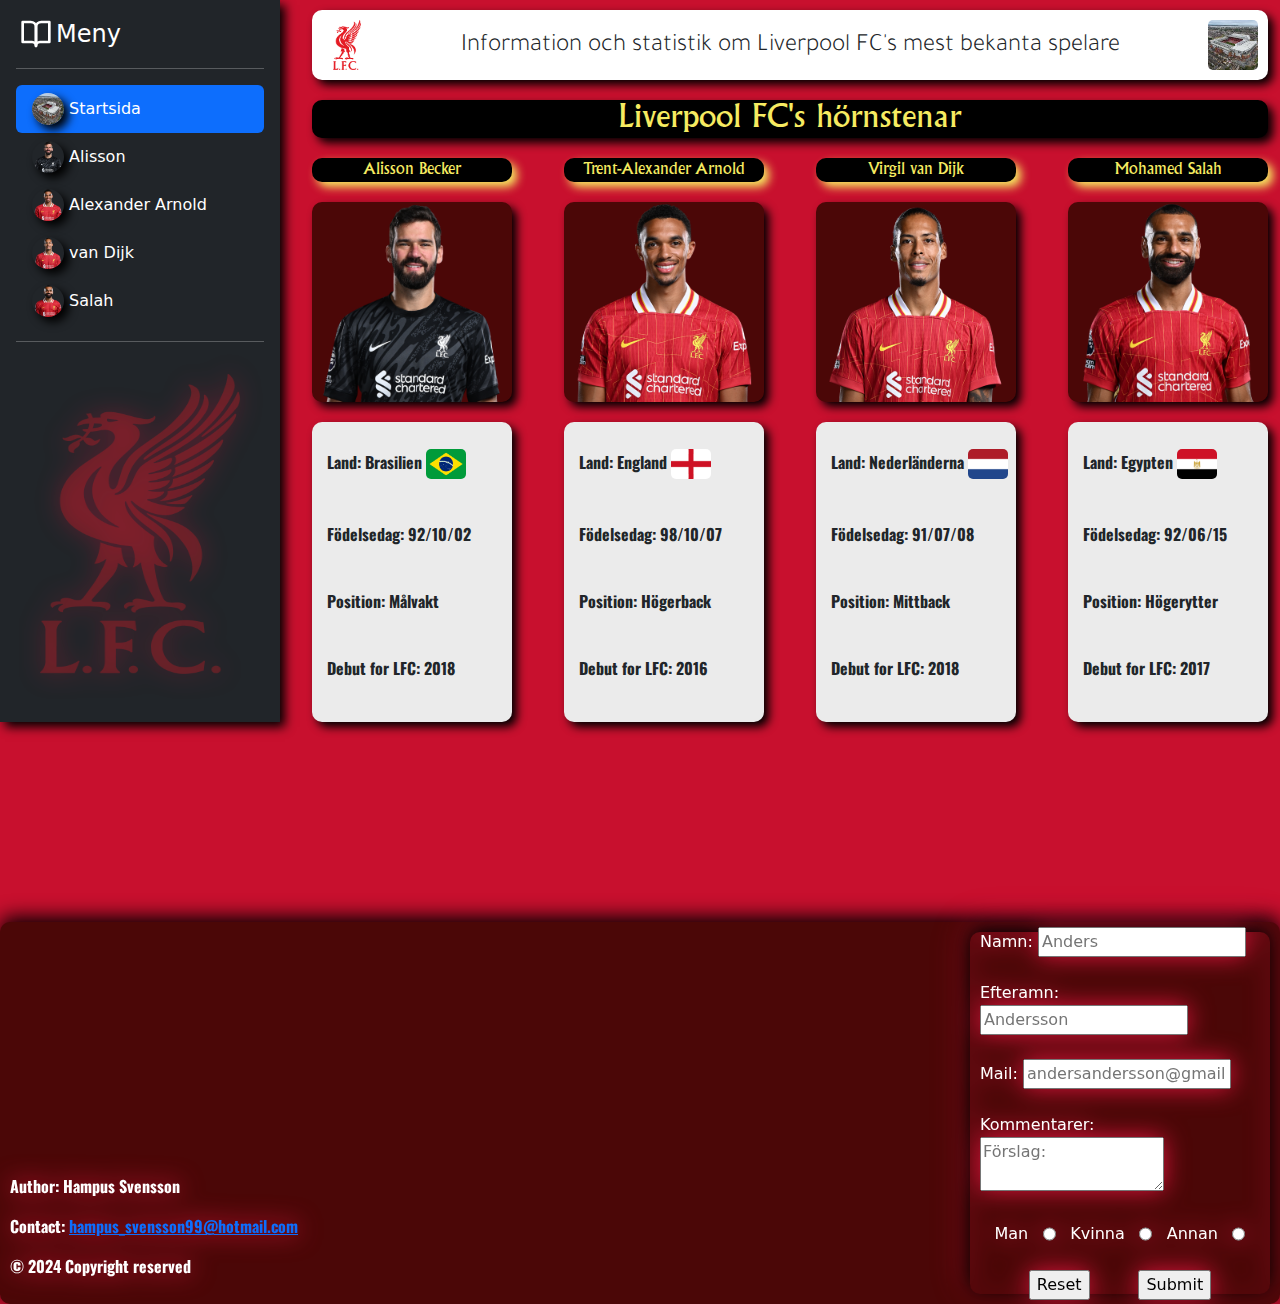
<file: index.html>
<!DOCTYPE html>
<html lang="en">
<head>
    <meta charset="UTF-8">
    <meta name="viewport" content="width=device-width, initial-scale=1.0">
    <title>Startsida</title>

    <!-- I head finns all metadata som behövs, men även en font, och en icon. -->

    <link rel="preconnect" href="https://fonts.googleapis.com">
    <link rel="preconnect" href="https://fonts.gstatic.com" crossorigin>
    <link rel="icon" type="image/png" href="images/lfc.png">
    <link href="https://fonts.googleapis.com/css2?family=Oswald:wght@200..700&display=swap" rel="stylesheet">
    <link href="https://cdn.jsdelivr.net/npm/bootstrap@5.3.3/dist/css/bootstrap.min.css" rel="stylesheet" integrity="sha384-QWTKZyjpPEjISv5WaRU9OFeRpok6YctnYmDr5pNlyT2bRjXh0JMhjY6hW+ALEwIH" crossorigin="anonymous">
    <link rel="stylesheet" href="style.css">
</head>

<!--Hela sidan täcker bakgrunden där en röd bakgrundsfärg har tillagts-->

<body class="helasidan">  
    <main>

        <!--En sidebar tagen från bootstrap. Har själv omkonfiguerat lite. En hover-effekt på menyn
            samt att man ser vilken sida man är på då namnet och sektionen är highlightad. Hover-effekten fungerar
            genom att list-elementet har en hover-effekt. Att visa var sökaren befinner sig gjordes genom att
            flytta bootstraps class "nav-link active" beroende på vilken sida besökaren finner sig på-->

        <!-- I sidebaren finns det även flertalet bilder som gjorts mindre och rundats av med hjälp av
            border-radius 50%. -->

        <div class="Sidebar text-bg-dark">
            <div class="d-flex flex-column flex-shrink-0 p-3" style="width: 280px;">
                <a href="index.html" class="d-flex align-items-center mb-3 mb-md-0 me-md-auto text-white text-decoration-none">
                    <svg xmlns="http://www.w3.org/2000/svg" width="40" height="32" viewBox="0 0 24 24" fill="none" stroke="currentColor" stroke-width="2" stroke-linecap="round" stroke-linejoin="round" class="feather feather-book-open"><path d="M2 3h6a4 4 0 0 1 4 4v14a3 3 0 0 0-3-3H2z"></path><path d="M22 3h-6a4 4 0 0 0-4 4v14a3 3 0 0 1 3-3h7z"></path></svg>
                    <span class="fs-4">Meny</span>
                </a>
                <hr>
                    <ul class="nav nav-pills flex-column mb-auto">
                        <li class="nav-item">
                            <a href="index.html" class="nav-link active" aria-current="page">
                            <img src="./images/anfield.jpg" alt="Liten bild på anfield" width="32" height="32">
                            Startsida
                            </a>
                        </li>
                        <li>
                            <a href="Alissonplaceholder.html" class="nav-link text-white">
                            <img src="./images/Alisson.png" alt="Liten bild på Alisson Becker" width="32" height="32">
                            Alisson
                            </a>
                        </li>
                        <li>
                            <a href="Trentplaceholder.html" class="nav-link text-white">
                            <img src="./images/Trent.png" alt="Liten bild på Trent Alexander Arnold" width="32" height="32">
                            Alexander Arnold
                            </a>
                        </li>
                        <li>
                            <a href="vanDijkplaceholder.html" class="nav-link text-white">
                            <img src="./images/Virgil.png" alt="Liten bild på Virgil van Dijk" width="32" height="32"><use xlink:href="#grid">
                            van Dijk
                            </a>
                        </li>
                        <li>
                            <a href="Salahplaceholder.html" class="nav-link text-white">
                            <img src="./images/Salah.png" alt="Liten bild på Mohamed Salah" width="32" height="32">
                            Salah
                            </a>
                        </li>              
                    </ul>
                    <hr>
            </div>

            <!-- Bilden syns i sidebaren och färgen har ett filter som gör att den blir mindre visuell och
                 mer subtle, dock gör drop-shadow att den får en glänsande bakgrund.  -->

            <img src="./images/Liverpool_FC_logo.png" class="LFC-logo-sidebar" alt="Större bild på liverpool logo">

        </div>

    <!-- Content container som har width 100% för att förhålla sig till viewportens storlek -->

    <div class="content container">

        <!-- Header med en navbar inuti, 2 länkar till diverse sidor när man klickar på bilderna högst upp
             har en hover-effekt där bakgrunden blir röd för att visa användaren att det går att klicka vidare
        -->

        <header class="">
            <nav class="navigation">
                <a href="https://www.liverpoolfc.com/" target="_blank"><img src="./images/lfc.png" id="miniLFCHeader" alt="Bild på Liverpools Logo"></a>
                <h1>Information och statistik om Liverpool FC's mest bekanta spelare</h1>
                <a href="https://www.google.co.uk/maps/place/Anfield+Rd,+Anfield,+Liverpool,+Storbritannien/@53.4312768,-2.9632196,927m/data=!3m1!1e3!4m6!3m5!1s0x487b216546ebb855:0x3a4a7db38db79bb0!8m2!3d53.4318521!4d-2.9609022!16s%2Fg%2F1tfd6hyv?entry=ttu&g_ep=EgoyMDI0MTAwNS4yIKXMDSoASAFQAw%3D%3D" target="_blank"><img src="./images/anfield.jpg" id="anfieldHeader" alt="Bild på Anfield"></a>                  
            </nav>
            <div class="underRubrik">
                <h2>Liverpool FC's hörnstenar</h2>
            </div>
        </header>
       
    <!-- namnDisplay innefattar namn, bakgrund till namn, bildbakgrund, bild, bakgrund till information samt 
         p-taggar med information. Individuella divs för vardera spelare för att det ska appliceras korrekt 
         för mobil-användare. -->

    <div>
        <div class="namnDisplay">
            <div>
                <div class="AB1">Alisson Becker</div>
                    <a href="Alissonplaceholder.html" class="Alisson"><img src="./images/Alisson.png" id="AlissonMain" alt="Bild på Alisson Becker"></a>
                <div class="AlissonInformation">
                    <p>
                        Land: Brasilien <img src="./images/Brasilien.png" alt="Bild på Brasiliens flagga">
                    </p>
                    <p>
                        Födelsedag: 92/10/02
                    </p>
                    <p>
                        Position: Målvakt
                    </p>
                    <p>
                        Debut for LFC: 2018
                    </p>
                </div>
            </div>

            <div>
                <div class="TAA66">Trent-Alexander Arnold</div>
                    <a href="Trentplaceholder.html" class="Trent"><img src="./images/Trent.png" id="TrentMain" alt="Bild på Trent-Alexander Arnold"></a>
                <div class="TrentInformation">
                    <p>
                        Land: England <img src="./images/England.png" alt="Bild på Englands flagga">
                    </p>
                    <p>
                        Födelsedag: 98/10/07
                    </p>
                    <p>
                        Position: Högerback
                    </p>
                    <p>
                        Debut for LFC: 2016
                    </p>
                </div>
            </div>

                <div>
                    <div class="VVD4">Virgil van Dijk</div>
                        <a href="vanDijkplaceholder.html" class="Virgil"><img src="./images/Virgil.png" id="VirgilMain" alt="Bild på Virgil van Dijk"></a>
                    <div class="VirgilInformation">
                        <p>
                            Land: Nederländerna <img src="./images/Nederlanderna.png" alt="Bild på Nederländernas flagga">
                        </p>
                        <p>
                            Födelsedag: 91/07/08
                        </p>
                        <p>
                            Position: Mittback
                        </p>
                        <p>
                            Debut for LFC: 2018
                        </p>
                     </div>
                </div>
               
                <div>
                    <div class="MS11">Mohamed Salah</div>
                        <a href="Salahplaceholder.html" class="Mohamed"><img src="./images/Salah.png" id="SalahMain" alt="Bild på Mohamed Salah"></a>
                    <div class="MohamedInformation">
                        <p>
                            Land: Egypten <img src="./images/Egypten.png" alt="Bild på Egyptens flagga">
                        </p>
                        <p>
                            Födelsedag: 92/06/15
                        </p>
                        <p>
                            Position: Högerytter
                        </p>
                        <p>
                            Debut for LFC: 2017
                        </p>
                    </div>
                </div>  
        </div>
    </div>

</main>

<!-- Footer som hamnar under main då det är det sista elementet på sidan. Här finns footer-text som innehåller
     information om skaparen av sidan i en div, och i nästa div finns ett form där användare kan höra av sig
     och ge förslag eller ställa frågor. -->

<footer class="footerMain">
    <div class="footer-text">
        <p>Author: Hampus Svensson</p>
        <p>Contact: <a href="mailto:hampus_svensson99@hotmail.com">hampus_svensson99@hotmail.com</a></p>
        <p>&copy; 2024 Copyright reserved</p>
    </div>
        <div class="formMain">
            <form action="mailto:hampus_svensson99@hotmail.com" method="POST">
   
                <label for="fname">Namn:</label>
                <input type="text" id="fname" placeholder="Anders" required>
                <br><br>

                <label for="lname">Efteramn:</label>
                <input type="text" id="lname" placeholder="Andersson" required>
                <br><br>

                <label for="mailadress">Mail:</label>
                <input type="email" id="mailadress" placeholder="andersandersson@gmail.com" required>
                <br><br>

                <label for="comments">Kommentarer:</label>
                <textarea id="comments" placeholder="Förslag:"></textarea>
                <br><br>

                <div class="konsVal-form">
                    <label for="Man">Man</label>
                    <input type="radio" id="Man" name="titel">
                    <label for="Kvinna">Kvinna</label>
                    <input type="radio" id="Kvinna" name="titel">
                    <label for="Annan">Annan</label>
                    <input type="radio" id="Annan" name="titel">
                </div>
                <br>
                <div class="knappar">
                    <input type="reset" id="reset">
                    <input type="submit">
                </div>

            </form>
        </div>
</footer>


</body>
</html>
</file>
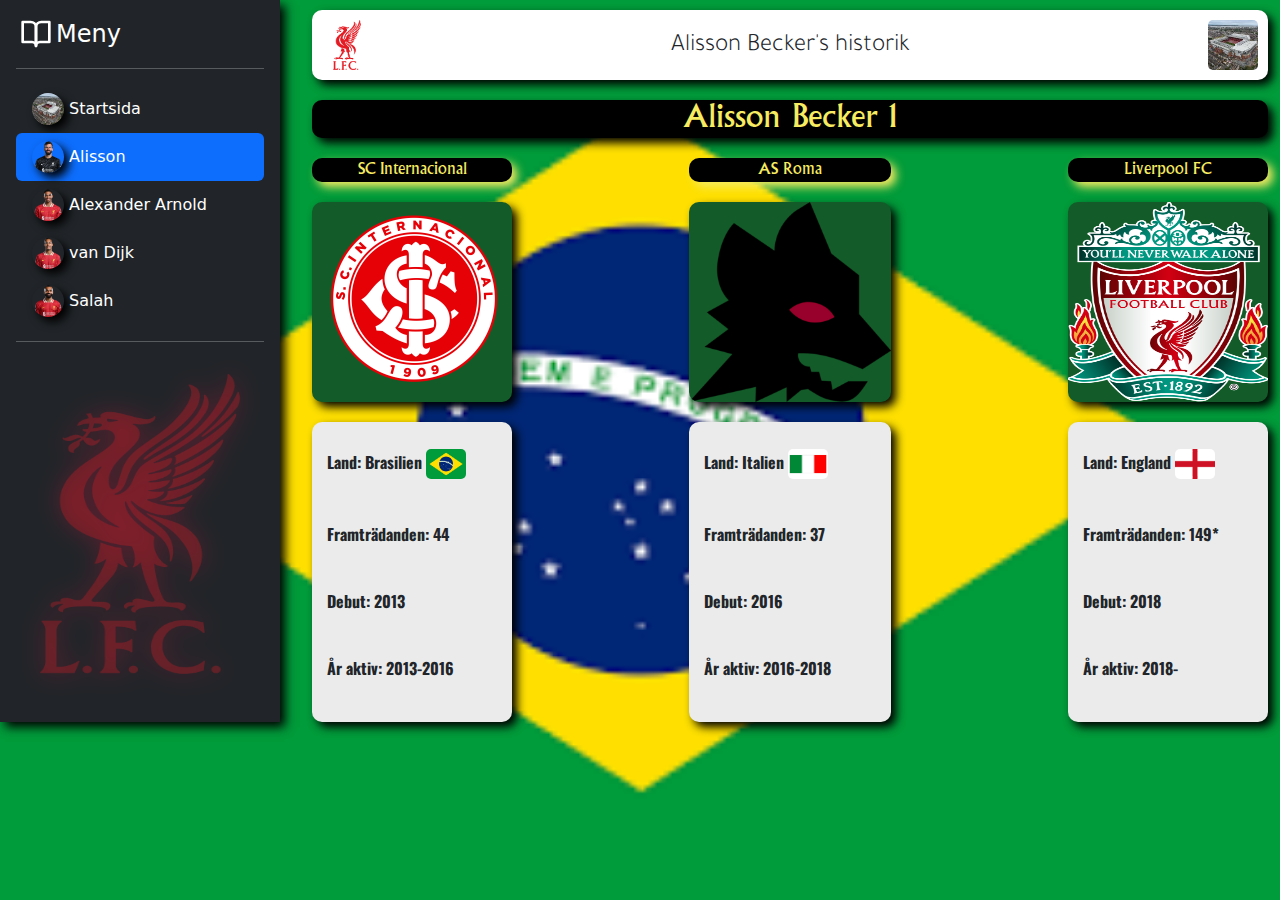
<file: Alissonplaceholder.html>
<!DOCTYPE html>
<html lang="en">
<head>
    <meta charset="UTF-8">
    <meta name="viewport" content="width=device-width, initial-scale=1.0">
    <title>Alisson Becker</title>
    <title>Examination</title>
    <link rel="preconnect" href="https://fonts.googleapis.com">
    <link rel="preconnect" href="https://fonts.gstatic.com" crossorigin>
    <link rel="icon" type="image/png" href="images/Alisson.png">
    <link href="https://fonts.googleapis.com/css2?family=Oswald:wght@200..700&display=swap" rel="stylesheet">
    <link href="https://cdn.jsdelivr.net/npm/bootstrap@5.3.3/dist/css/bootstrap.min.css" rel="stylesheet" integrity="sha384-QWTKZyjpPEjISv5WaRU9OFeRpok6YctnYmDr5pNlyT2bRjXh0JMhjY6hW+ALEwIH" crossorigin="anonymous">
    <link rel="stylesheet" href="Alissonplaceholder.css">
</head>

<body class="helasidan">

    <main>

        <div class="Sidebar text-bg-dark">
            <div class="d-flex flex-column flex-shrink-0 p-3" style="width: 280px;">
                <a href="index.html" class="d-flex align-items-center mb-3 mb-md-0 me-md-auto text-white text-decoration-none">
                    <svg xmlns="http://www.w3.org/2000/svg" width="40" height="32" viewBox="0 0 24 24" fill="none" stroke="currentColor" stroke-width="2" stroke-linecap="round" stroke-linejoin="round" class="feather feather-book-open"><path d="M2 3h6a4 4 0 0 1 4 4v14a3 3 0 0 0-3-3H2z"></path><path d="M22 3h-6a4 4 0 0 0-4 4v14a3 3 0 0 1 3-3h7z"></path></svg>
                    <span class="fs-4">Meny</span>
                </a>
                <hr>
                    <ul class="nav nav-pills flex-column mb-auto">
                        <li class="nav-item">
                            <a href="index.html" class="nav-link text-white">
                            <img src="./images/anfield.jpg" width="32" height="32">
                            Startsida
                            </a>
                        </li>
                        <li>
                            <a href="Alissonplaceholder.html" class="nav-link active" aria-current="page">
                            <img src="./images/Alisson.png" alt="Liten bild på Alisson Becker" width="32" height="32">
                            Alisson
                            </a>
                        </li>
                        <li>
                            <a href="Trentplaceholder.html" class="nav-link text-white">
                            <img src="./images/Trent.png" alt="Liten bild på Trent Alexander Arnold" width="32" height="32">
                            Alexander Arnold
                            </a>
                        </li>
                        <li>
                            <a href="vanDijkplaceholder.html" class="nav-link text-white">
                            <img src="./images/Virgil.png" alt="Liten bild på Virgil van Dijk" width="32" height="32"><use xlink:href="#grid">
                            van Dijk
                            </a>
                        </li>
                        <li>
                            <a href="Salahplaceholder.html" class="nav-link text-white">
                            <img src="./images/Salah.png" alt="Liten bild på Mohamed Salah" width="32" height="32">
                            Salah
                            </a>
                        </li>              
                    </ul>
                    <hr>
            </div>
   
            <img src="./images/Liverpool_FC_logo.png" class="LFC-logo-sidebar" alt="Större bild på liverpool logo">
   
        </div>

        <div class="content container">
            <header class="">
                <nav class="navigation">
                    <a href="https://www.liverpoolfc.com/" target="_blank"><img src="./images/lfc.png" id="miniLFCHeader" alt="Bild på Liverpools Logo"></a>
                    <h1>Alisson Becker's historik</h1>
                    <a href="https://www.google.co.uk/maps/place/Anfield+Rd,+Anfield,+Liverpool,+Storbritannien/@53.4312768,-2.9632196,927m/data=!3m1!1e3!4m6!3m5!1s0x487b216546ebb855:0x3a4a7db38db79bb0!8m2!3d53.4318521!4d-2.9609022!16s%2Fg%2F1tfd6hyv?entry=ttu&g_ep=EgoyMDI0MTAwNS4yIKXMDSoASAFQAw%3D%3D" target="_blank"><img src="./images/anfield.jpg" id="anfieldHeader" alt="Bild på Anfield"></a>                   
                </nav>
                <div class="Alisson-titel-namn">
                    <h2>Alisson Becker 1</h2>
                </div>
            </header>
        <div>

            <div>
                <div class="klubb-information">
                    <div>
                        <div class="Internacional-titel">SC Internacional</div>
                            <a href="https://internacional.com.br/" target="_blank"><img src="./images/SC-International.png" id="SC-International-Main" alt="Bild på SC International Logo"></a>
                        <div class="Internacional-information">
                            <p>
                                Land: Brasilien <img src="./images/Brasilien.png" alt="Bild på Brasiliens flagga">
                            </p>
                            <p>
                                Framträdanden: 44
                            </p>
                            <p>
                                Debut: 2013
                            </p>
                            <p>
                                År aktiv: 2013-2016
                            </p>
                        </div>
                    </div>
       
                        <div>
                            <div class="AS-Roma-titel">AS Roma</div>
                                <a href="https://www.asroma.com/en" target="_blank"><img src="./images/AS-Roma-NyLogo.png" id="AS-Roma-Main" alt="Bild på AS Roma Logo"></a>
                            <div class="AS-Roma-information">
                                <p>
                                    Land: Italien <img src="./images/Italien.png" alt="Bild på Italiens flagga">
                                </p>
                                <p>
                                    Framträdanden: 37
                                </p>
                                <p>
                                    Debut: 2016
                                </p>
                                <p>
                                    År aktiv: 2016-2018
                                </p>
                            </div>
                        </div>
       
                        <div>
                            <div class="Liverpool-titel">Liverpool FC</div>
                                <a href="https://www.liverpoolfc.com/" target="_blank"><img src="./images/Liverpool_FC-logotyp.png" id="Liverpool-FC-Main" alt="Bild på Liverpool Logo"></a>
                            <div class="Liverpool-information">
                                <p>
                                    Land: England <img src="./images/England.png" alt="Bild på Englands flagga">
                                </p>
                                <p>
                                    Framträdanden: 149*
                                </p>
                                <p>
                                   Debut: 2018
                                </p>
                                <p>
                                    År aktiv: 2018-
                                </p>
                             </div>
                        </div>
                                 
                </div>
        </div>

    </main>
   
</body>
</html>
</file>
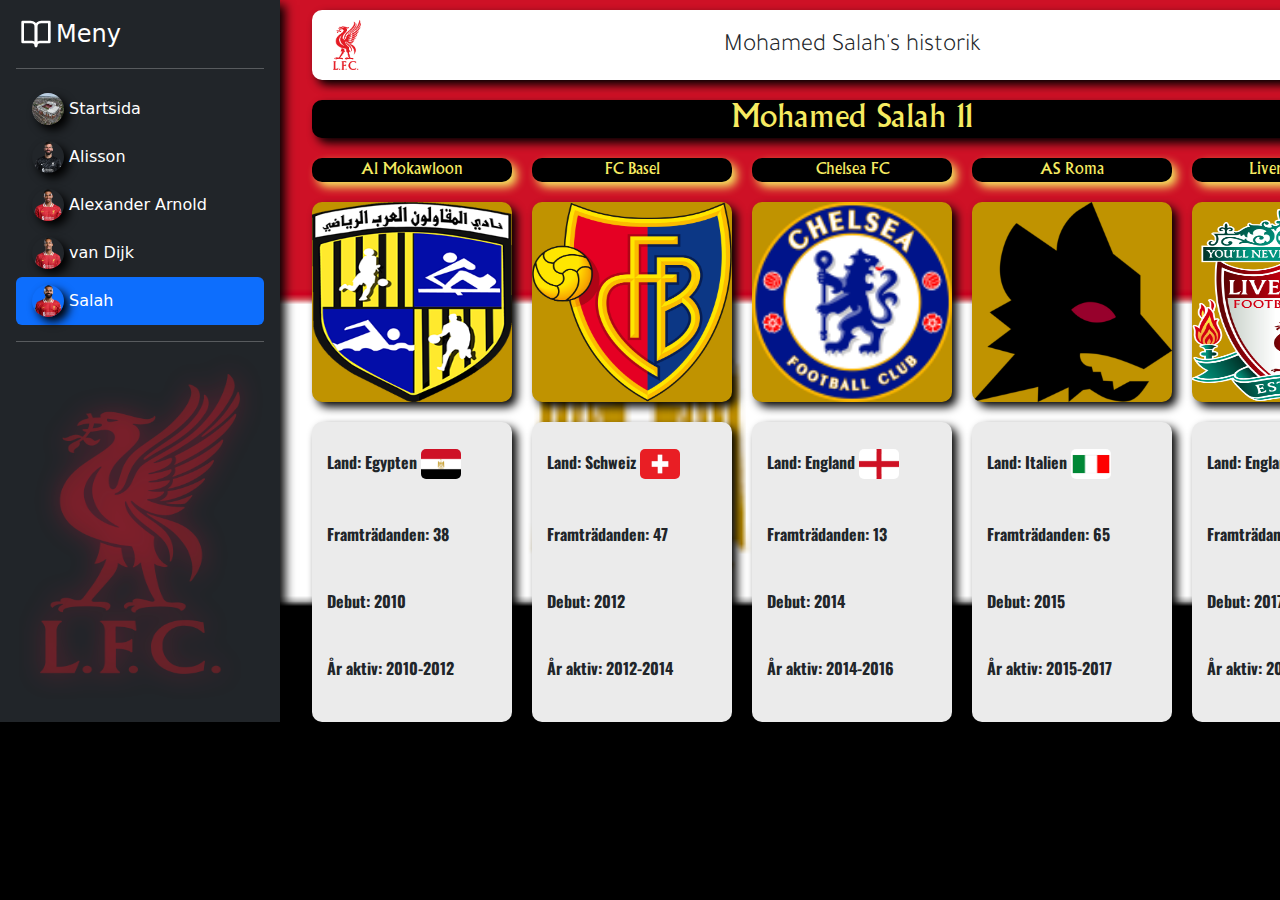
<file: Salahplaceholder.html>
<!DOCTYPE html>
<html lang="en">
<head>
    <meta charset="UTF-8">
    <meta name="viewport" content="width=device-width, initial-scale=1.0">
    <title>Mohamed Salah</title>
    <title>Examination</title>
    <link rel="preconnect" href="https://fonts.googleapis.com">
    <link rel="preconnect" href="https://fonts.gstatic.com" crossorigin>
    <link rel="icon" type="image/png" href="images/Salah.png">
    <link href="https://fonts.googleapis.com/css2?family=Oswald:wght@200..700&display=swap" rel="stylesheet">
    <link href="https://cdn.jsdelivr.net/npm/bootstrap@5.3.3/dist/css/bootstrap.min.css" rel="stylesheet" integrity="sha384-QWTKZyjpPEjISv5WaRU9OFeRpok6YctnYmDr5pNlyT2bRjXh0JMhjY6hW+ALEwIH" crossorigin="anonymous">
    <link rel="stylesheet" href="Salahplaceholder.css">
</head>

<body class="helasidan">

    <main>

        <div class="Sidebar text-bg-dark">
            <div class="d-flex flex-column flex-shrink-0 p-3" style="width: 280px;">
                <a href="index.html" class="d-flex align-items-center mb-3 mb-md-0 me-md-auto text-white text-decoration-none">
                    <svg xmlns="http://www.w3.org/2000/svg" width="40" height="32" viewBox="0 0 24 24" fill="none" stroke="currentColor" stroke-width="2" stroke-linecap="round" stroke-linejoin="round" class="feather feather-book-open"><path d="M2 3h6a4 4 0 0 1 4 4v14a3 3 0 0 0-3-3H2z"></path><path d="M22 3h-6a4 4 0 0 0-4 4v14a3 3 0 0 1 3-3h7z"></path></svg>
                    <span class="fs-4">Meny</span>
                </a>
                <hr>
                    <ul class="nav nav-pills flex-column mb-auto">
                        <li class="nav-item">
                            <a href="index.html" class="nav-link text-white">
                            <img src="./images/anfield.jpg" width="32" height="32">
                            Startsida
                            </a>
                        </li>
                        <li>
                            <a href="Alissonplaceholder.html" class="nav-link text-white">
                            <img src="./images/Alisson.png" alt="Liten bild på Alisson Becker" width="32" height="32">
                            Alisson
                            </a>
                        </li>
                        <li>
                            <a href="Trentplaceholder.html" class="nav-link text-white">
                            <img src="./images/Trent.png" alt="Liten bild på Trent Alexander Arnold" width="32" height="32">
                            Alexander Arnold
                            </a>
                        </li>
                        <li>
                            <a href="vanDijkplaceholder.html" class="nav-link text-white">
                            <img src="./images/Virgil.png" alt="Liten bild på Virgil van Dijk" width="32" height="32"><use xlink:href="#grid">
                            van Dijk
                            </a>
                        </li>
                        <li>
                            <a href="Salahplaceholder.html" class="nav-link active" aria-current="page">
                            <img src="./images/Salah.png" alt="Liten bild på Mohamed Salah" width="32" height="32">
                            Salah
                            </a>
                        </li>              
                    </ul>
                    <hr>
            </div>
   
            <img src="./images/Liverpool_FC_logo.png" class="LFC-logo-sidebar" alt="Större bild på liverpool logo">
   
        </div>

        <div class="content container">
            <header class="">
                <nav class="navigation">
                    <a href="https://www.liverpoolfc.com/" target="_blank"><img src="./images/lfc.png" id="miniLFCHeader" alt="Bild på Liverpools Logo"></a>
                    <h1>Mohamed Salah's historik</h1>
                    <a href="https://www.google.co.uk/maps/place/Anfield+Rd,+Anfield,+Liverpool,+Storbritannien/@53.4312768,-2.9632196,927m/data=!3m1!1e3!4m6!3m5!1s0x487b216546ebb855:0x3a4a7db38db79bb0!8m2!3d53.4318521!4d-2.9609022!16s%2Fg%2F1tfd6hyv?entry=ttu&g_ep=EgoyMDI0MTAwNS4yIKXMDSoASAFQAw%3D%3D" target="_blank"><img src="./images//anfield.jpg" id="anfieldHeader" alt="Bild på Anfield"></a>                  
                </nav>
                <div class="Salah-titel-namn">
                    <h2>Mohamed Salah 11</h2>
                </div>
            </header>
        <div>

            <div>
                <div class="klubb-information">

                    <div>
                        <div class="Al-Mokawloon-titel">Al Mokawloon</div>
                            <img src="./images/Al_Mokawloon_Logo.png" id="Al-Mokawloon-Main" alt="Bild på Al Mokawloon Logo"></a>
                        <div class="Al-Mokawloon-information">
                            <p>
                                Land: Egypten <img src="./images/Egypten.png" alt="Bild på Egyptens flagga">
                            </p>
                            <p>
                                Framträdanden: 38
                            </p>
                            <p>
                               Debut: 2010
                            </p>
                            <p>
                                År aktiv: 2010-2012
                            </p>
                         </div>
                    </div>

                    <div>
                        <div class="FC-Basel-titel">FC Basel</div>
                            <a href="https://www.fcb.ch/" target="_blank"><img src="./images/FC_Basel_Logo.png" id="FC-Basel-Main" alt="Bild på FC Basel Logo"></a>
                        <div class="FC-Basel-information">
                            <p>
                                Land: Schweiz <img src="./images/Schweiz.jpg" alt="Bild på Nederländernas flagga">
                            </p>
                            <p>
                                Framträdanden: 47
                            </p>
                            <p>
                                Debut: 2012
                            </p>
                            <p>
                                År aktiv: 2012-2014
                            </p>
                        </div>
                    </div>
       
                        <div>
                            <div class="Chelsea-FC-titel">Chelsea FC</div>
                                <a href="https://www.celticfc.com/" target="_blank"><img src="./images/Chelsea-logo.png" id="Chelsea-FC-Main" alt="Bild på Chelsea FC Logo"></a>
                            <div class="Chelsea-FC-information">
                                <p>
                                    Land: England <img src="./images/England.png" alt="Bild på Englands flagga">
                                </p>
                                <p>
                                    Framträdanden: 13
                                </p>
                                <p>
                                    Debut: 2014
                                </p>
                                <p>
                                    År aktiv: 2014-2016
                                </p>
                            </div>
                        </div>


                        <div>
                            <div class="AS-Roma-titel">AS Roma</div>
                                <a href="https://www.asroma.com/en" target="_blank"><img src="./images/AS-Roma-NyLogo.png" id="AS-Roma-Main" alt="Bild på AS Roma Logo"></a>
                            <div class="AS-Roma-information">
                                <p>
                                    Land: Italien <img src="./images/Italien.png" alt="Bild på Italiens flagga">
                                </p>
                                <p>
                                    Framträdanden: 65
                                </p>
                                <p>
                                   Debut: 2015
                                </p>
                                <p>
                                    År aktiv: 2015-2017
                                </p>
                             </div>
                        </div>
                       
                        <div>
                            <div class="Liverpool-titel">Liverpool FC</div>
                                <a href="https://www.liverpoolfc.com/" target="_blank"><img src="./images/Liverpool_FC-logotyp.png" id="Liverpool-FC-Main" alt="Bild på Liverpool Logo"></a>
                            <div class="Liverpool-information">
                                <p>
                                    Land: England <img src="./images/England.png" alt="Bild på Englands flagga">
                                </p>
                                <p>
                                    Framträdanden: 245*
                                </p>
                                <p>
                                   Debut: 2017
                                </p>
                                <p>
                                    År aktiv: 2017-
                                </p>
                             </div>
                        </div>
   
                </div>
        </div>

    </main>
   
</body>
</html>
</file>
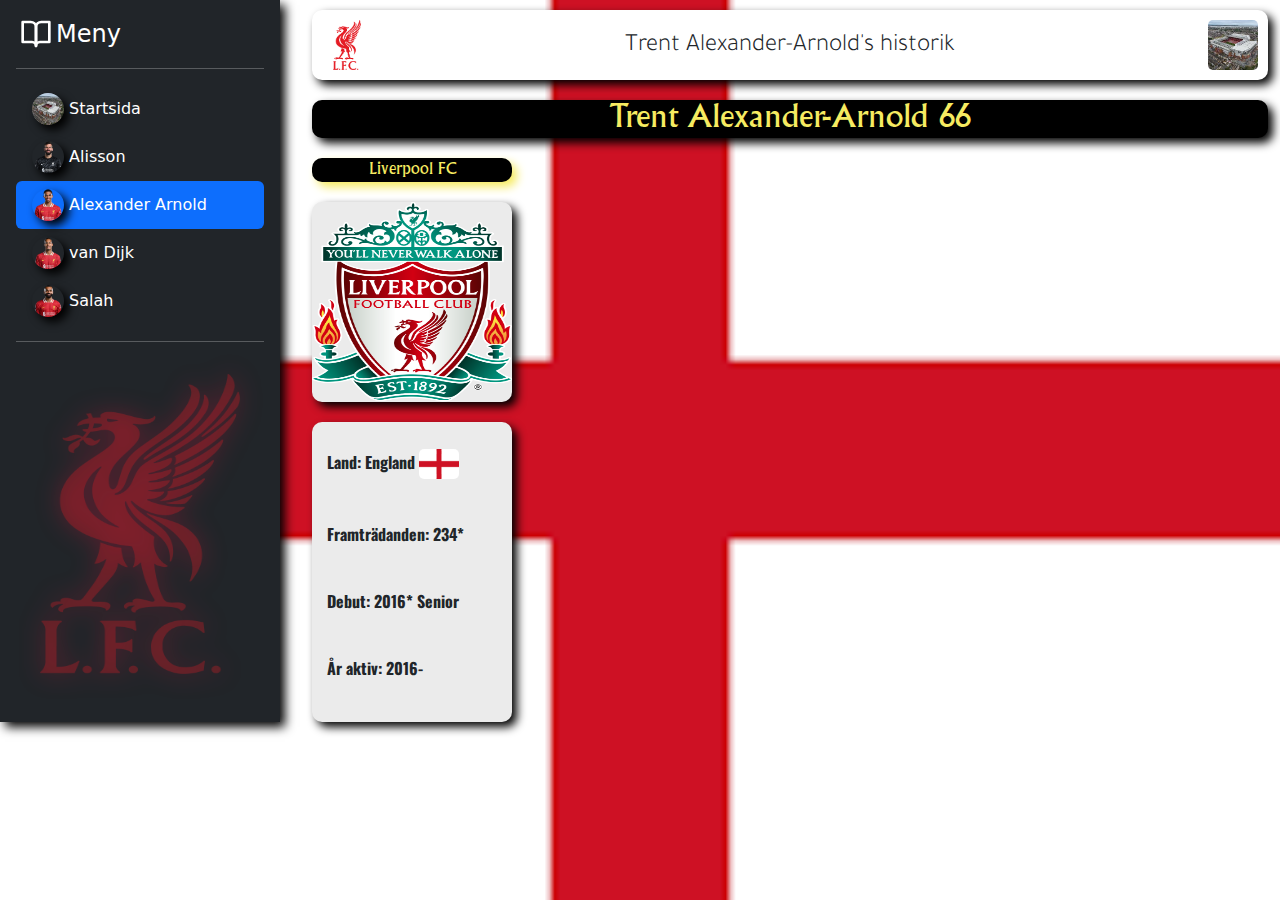
<file: Trentplaceholder.html>
<!DOCTYPE html>
<html lang="en">
<head>
    <meta charset="UTF-8">
    <meta name="viewport" content="width=device-width, initial-scale=1.0">
    <title>Trent Alexander-Arnold</title>
    <title>Examination</title>
    <link rel="preconnect" href="https://fonts.googleapis.com">
    <link rel="preconnect" href="https://fonts.gstatic.com" crossorigin>
    <link rel="icon" type="image/png" href="images/Trent.png">
    <link href="https://fonts.googleapis.com/css2?family=Oswald:wght@200..700&display=swap" rel="stylesheet">
    <link href="https://cdn.jsdelivr.net/npm/bootstrap@5.3.3/dist/css/bootstrap.min.css" rel="stylesheet" integrity="sha384-QWTKZyjpPEjISv5WaRU9OFeRpok6YctnYmDr5pNlyT2bRjXh0JMhjY6hW+ALEwIH" crossorigin="anonymous">
    <link rel="stylesheet" href="Trentplaceholder.css">
</head>

<body class="helasidan">

    <main>

        <div class="Sidebar text-bg-dark">
            <div class="d-flex flex-column flex-shrink-0 p-3" style="width: 280px;">
                <a href="index.html" class="d-flex align-items-center mb-3 mb-md-0 me-md-auto text-white text-decoration-none">
                    <svg xmlns="http://www.w3.org/2000/svg" width="40" height="32" viewBox="0 0 24 24" fill="none" stroke="currentColor" stroke-width="2" stroke-linecap="round" stroke-linejoin="round" class="feather feather-book-open"><path d="M2 3h6a4 4 0 0 1 4 4v14a3 3 0 0 0-3-3H2z"></path><path d="M22 3h-6a4 4 0 0 0-4 4v14a3 3 0 0 1 3-3h7z"></path></svg>
                    <span class="fs-4">Meny</span>
                </a>
                <hr>
                    <ul class="nav nav-pills flex-column mb-auto">
                        <li class="nav-item">
                            <a href="index.html" class="nav-link text-white">
                            <img src="./images/anfield.jpg" width="32" height="32">
                            Startsida
                            </a>
                        </li>
                        <li>
                            <a href="Alissonplaceholder.html" class="nav-link text-white">
                            <img src="./images/Alisson.png" alt="Liten bild på Alisson Becker" width="32" height="32">
                            Alisson
                            </a>
                        </li>
                        <li>
                            <a href="Trentplaceholder.html" class="nav-link active" aria-current="page">
                            <img src="./images/Trent.png" alt="Liten bild på Trent Alexander Arnold" width="32" height="32">
                            Alexander Arnold
                            </a>
                        </li>
                        <li>
                            <a href="vanDijkplaceholder.html" class="nav-link text-white">
                            <img src="./images/Virgil.png" alt="Liten bild på Virgil van Dijk" width="32" height="32"><use xlink:href="#grid">
                            van Dijk
                            </a>
                        </li>
                        <li>
                            <a href="Salahplaceholder.html" class="nav-link text-white">
                            <img src="./images/Salah.png" alt="Liten bild på Mohamed Salah" width="32" height="32">
                            Salah
                            </a>
                        </li>              
                    </ul>
                    <hr>
            </div>
   
            <img src="./images//Liverpool_FC_logo.png" class="LFC-logo-sidebar" alt="Större bild på liverpool logo">
   
        </div>

        <div class="content container">
            <header class="">
                <nav class="navigation">
                    <a href="https://www.liverpoolfc.com/" target="_blank"><img src="./images/lfc.png" id="miniLFCHeader" alt="Bild på Liverpools Logo"></a>
                    <h1>Trent Alexander-Arnold's historik</h1>
                    <a href="https://www.google.co.uk/maps/place/Anfield+Rd,+Anfield,+Liverpool,+Storbritannien/@53.4312768,-2.9632196,927m/data=!3m1!1e3!4m6!3m5!1s0x487b216546ebb855:0x3a4a7db38db79bb0!8m2!3d53.4318521!4d-2.9609022!16s%2Fg%2F1tfd6hyv?entry=ttu&g_ep=EgoyMDI0MTAwNS4yIKXMDSoASAFQAw%3D%3D" target="_blank"><img src="./images/anfield.jpg" id="anfieldHeader" alt="Bild på Anfield"></a>                  
                </nav>
                <div class="Trent-titel-namn">
                    <h2>Trent Alexander-Arnold 66</h2>
                </div>
            </header>
        <div>

            <div>
                <div class="klubb-information">
                        <div>
                            <div class="Liverpool-titel">Liverpool FC</div>
                                <a href="https://www.liverpoolfc.com/"><img src="./images/Liverpool_FC-logotyp.png" id="Liverpool-FC-Main" alt="Bild på Liverpool Logo"></a>
                            <div class="Liverpool-information">
                                <p>
                                    Land: England <img src="./images/England.png" alt="Bild på Englands flagga">
                                </p>
                                <p>
                                    Framträdanden: 234*
                                </p>
                                <p>
                                   Debut: 2016* Senior
                                </p>
                                <p>
                                    År aktiv: 2016-
                                </p>
                             </div>
                        </div>
                            
                </div>
        </div>

    </main>
   
</body>
</html>
</file>
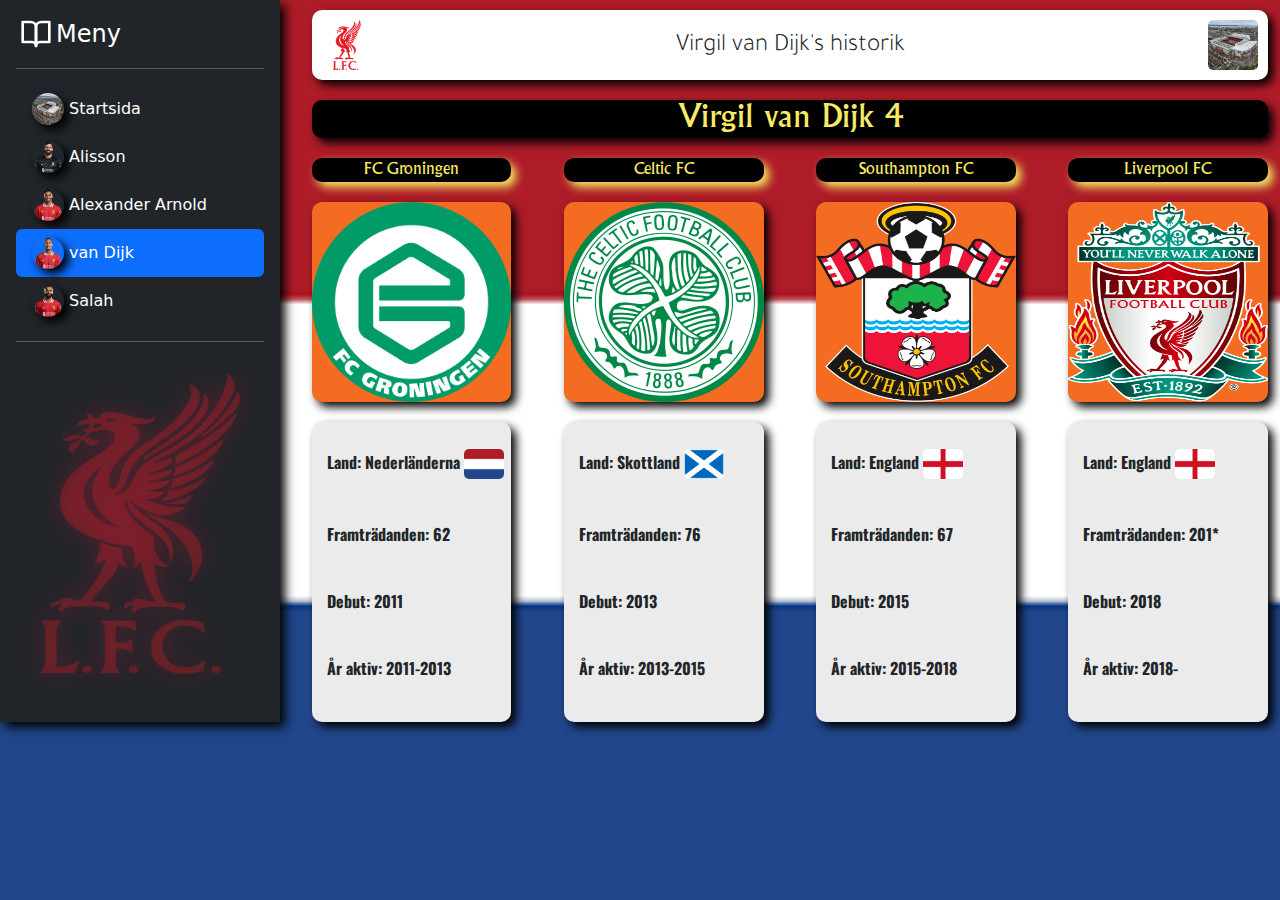
<file: vanDijkplaceholder.html>
<!DOCTYPE html>
<html lang="en">
<head>
    <meta charset="UTF-8">
    <meta name="viewport" content="width=device-width, initial-scale=1.0">
    <title>Virgil van Dijk</title>
    <title>Examination</title>
    <link rel="preconnect" href="https://fonts.googleapis.com">
    <link rel="preconnect" href="https://fonts.gstatic.com" crossorigin>
    <link rel="icon" type="image/png" href="images/Virgil.png">
    <link href="https://fonts.googleapis.com/css2?family=Oswald:wght@200..700&display=swap" rel="stylesheet">
    <link href="https://cdn.jsdelivr.net/npm/bootstrap@5.3.3/dist/css/bootstrap.min.css" rel="stylesheet" integrity="sha384-QWTKZyjpPEjISv5WaRU9OFeRpok6YctnYmDr5pNlyT2bRjXh0JMhjY6hW+ALEwIH" crossorigin="anonymous">
    <link rel="stylesheet" href="vanDijkplaceholder.css">
</head>

<body class="helasidan">

    <main>

        <div class="Sidebar text-bg-dark">
            <div class="d-flex flex-column flex-shrink-0 p-3" style="width: 280px;">
                <a href="index.html" class="d-flex align-items-center mb-3 mb-md-0 me-md-auto text-white text-decoration-none">
                    <svg xmlns="http://www.w3.org/2000/svg" width="40" height="32" viewBox="0 0 24 24" fill="none" stroke="currentColor" stroke-width="2" stroke-linecap="round" stroke-linejoin="round" class="feather feather-book-open"><path d="M2 3h6a4 4 0 0 1 4 4v14a3 3 0 0 0-3-3H2z"></path><path d="M22 3h-6a4 4 0 0 0-4 4v14a3 3 0 0 1 3-3h7z"></path></svg>
                    <span class="fs-4">Meny</span>
                </a>
                <hr>
                    <ul class="nav nav-pills flex-column mb-auto">
                        <li class="nav-item">
                            <a href="index.html" class="nav-link text-white">
                            <img src="./images/anfield.jpg" width="32" height="32">
                            Startsida
                            </a>
                        </li>
                        <li>
                            <a href="Alissonplaceholder.html" class="nav-link text-white">
                            <img src="./images/Alisson.png" alt="Liten bild på Alisson Becker" width="32" height="32">
                            Alisson
                            </a>
                        </li>
                        <li>
                            <a href="Trentplaceholder.html" class="nav-link text-white">
                            <img src="./images/Trent.png" alt="Liten bild på Trent Alexander Arnold" width="32" height="32">
                            Alexander Arnold
                            </a>
                        </li>
                        <li>
                            <a href="vanDijkplaceholder.html" class="nav-link active" aria-current="page">
                            <img src="./images/Virgil.png" alt="Liten bild på Virgil van Dijk" width="32" height="32"><use xlink:href="#grid">
                            van Dijk
                            </a>
                        </li>
                        <li>
                            <a href="Salahplaceholder.html" class="nav-link text-white">
                            <img src="./images/Salah.png" alt="Liten bild på Mohamed Salah" width="32" height="32">
                            Salah
                            </a>
                        </li>              
                    </ul>
                    <hr>
            </div>
   
            <img src="./images/Liverpool_FC_logo.png" class="LFC-logo-sidebar" alt="Större bild på liverpool logo">
   
        </div>

        <div class="content container">
            <header class="">
                <nav class="navigation">
                    <a href="https://www.liverpoolfc.com/" target="_blank"><img src="./images/lfc.png" id="miniLFCHeader" alt="Bild på Liverpools Logo"></a>
                    <h1>Virgil van Dijk's historik</h1>
                    <a href="https://www.google.co.uk/maps/place/Anfield+Rd,+Anfield,+Liverpool,+Storbritannien/@53.4312768,-2.9632196,927m/data=!3m1!1e3!4m6!3m5!1s0x487b216546ebb855:0x3a4a7db38db79bb0!8m2!3d53.4318521!4d-2.9609022!16s%2Fg%2F1tfd6hyv?entry=ttu&g_ep=EgoyMDI0MTAwNS4yIKXMDSoASAFQAw%3D%3D" target="_blank"><img src="./images/anfield.jpg" id="anfieldHeader" alt="Bild på Anfield"></a>                  
                </nav>
                <div class="Virgil-titel-namn">
                    <h2>Virgil van Dijk 4</h2>
                </div>
            </header>
        <div>

            <div>
                <div class="klubb-information">
                    <div>
                        <div class="Groningen-titel">FC Groningen</div>
                            <a href="https://www.fcgroningen.nl/" target="_blank"><img src="./images/Groningen-LOGO.png" id="FC-Groningen-Main" alt="Bild på FC Groningen Logo"></a>
                        <div class="Groningen-information">
                            <p>
                                Land: Nederländerna <img src="./images/Nederlanderna.png" alt="Bild på Nederländernas flagga">
                            </p>
                            <p>
                                Framträdanden: 62
                            </p>
                            <p>
                                Debut: 2011
                            </p>
                            <p>
                                År aktiv: 2011-2013
                            </p>
                        </div>
                    </div>
       
                        <div>
                            <div class="Celtic-FC-titel">Celtic FC</div>
                                <a href="https://www.celticfc.com/" target="_blank"><img src="./images/Celtic_FC_Logo.png" id="Celtic-FC-Main" alt="Bild på Celtic FC Logo"></a>
                            <div class="Celtic-FC-information">
                                <p>
                                    Land: Skottland <img src="./images/Flag_of_Scotland.png" alt="Bild på Skottlands flagga">
                                </p>
                                <p>
                                    Framträdanden: 76
                                </p>
                                <p>
                                    Debut: 2013
                                </p>
                                <p>
                                    År aktiv: 2013-2015
                                </p>
                            </div>
                        </div>

                        <div>
                            <div class="Southampton-FC-titel">Southampton FC</div>
                                <a href="https://www.southamptonfc.com/en" target="_blank"><img src="./images/FC_Southampton_logo.png" id="Southampton-FC-Main" alt="Bild på Southampton Logo"></a>
                            <div class="Southampton-FC-information">
                                <p>
                                    Land: England <img src="./images/England.png" alt="Bild på Englands flagga">
                                </p>
                                <p>
                                    Framträdanden: 67
                                </p>
                                <p>
                                   Debut: 2015
                                </p>
                                <p>
                                    År aktiv: 2015-2018
                                </p>
                             </div>
                        </div>
                       
                        <div>
                            <div class="Liverpool-titel">Liverpool FC</div>
                                <a href="https://www.liverpoolfc.com/" target="_blank"><img src="./images/Liverpool_FC-logotyp.png" id="Liverpool-FC-Main" alt="Bild på Liverpool Logo"></a>
                            <div class="Liverpool-information">
                                <p>
                                    Land: England <img src="./images/England.png" alt="Bild på Englands flagga">
                                </p>
                                <p>
                                    Framträdanden: 201*
                                </p>
                                <p>
                                   Debut: 2018
                                </p>
                                <p>
                                    År aktiv: 2018-
                                </p>
                             </div>
                        </div>
                                          
                </div>
        </div>

    </main>
   
</body>
</html>
</file>
<file: style.css>
@font-face{
    font-family:"AlbertusMTStd";
    src: url(fonts/AlbertusMTStd.woff);
}
@font-face {
    font-family:"Oswald";
    src: url(https://fonts.googleapis.com);
}
@font-face {
    font-family:"Tajawal";
    src: url(fonts/Tajawal-Light.ttf);
}
*{
    box-sizing: border-box;
}
p{
    font-family: "Oswald";
    font-weight: bold;
}
.helasidan{
    background-color: rgb(200, 16, 46);
}
main{
    width: 100%;
    display: flex;
}
.Sidebar{
    height: 722px;
    box-shadow: 5px 5px 10px black;
    margin-right: 20px;
}
ul img{
    box-shadow: 5px 5px 10px black;
    border-radius: 50%;
}
.LFC-logo-sidebar{
    margin-left: 40px;
    margin-right: 40px;
    width: 200px;
    height: 300px;
    filter: opacity(0.3) drop-shadow(0 0 0.75rem crimson);
}
.container{
    width: 100%
}
li:hover{
    border-radius: 5px;
    background-color: #0d6efd;
}
.content{
    text-align: center;
    width: 100%;
}
.navigation{
    display: flex;
    justify-content: space-between;
    border-radius: 10px;
    margin-top: 10px;
    padding: 10px;
    background-color: white;
    box-shadow: 5px 5px 10px black;
}
#miniLFCHeader{
    border-radius: 5px;
    width: 50px;
    height: 50px;
    object-fit: contain;
}
#miniLFCHeader:hover{
    filter: drop-shadow(0 0 0.75rem crimson);
}
h1{
    font-family:"Tajawal";
    font-weight: 400;
    margin-top: 12px;
    font-size: 25px;
}
#anfieldHeader{
    border-radius: 5px;
    width: 50px;
    height: 50px;
    object-fit: cover;
}
#anfieldHeader:hover{
    filter: drop-shadow(0 0 0.75rem crimson);
}
.underRubrik{
    font-family:"AlbertusMTStd";
    background-color: black;
    box-shadow: 5px 5px 10px black;
    margin-bottom: 20px;
    border-radius: 10px;
}
h2{
    color: rgb(246, 235, 97);
    margin-top: 20px;
}
.namnDisplay{
    font-family:"AlbertusMTStd";
    align-items: center;
    gap: 20px;
    width: 100%;
    justify-content: space-between;
    display: flex;
}
.AB1{
    background-color: black;
    box-shadow: 5px 5px 10px rgb(246, 235, 97);
    color: rgb(246, 235, 97);
    flex: 1;
    border-radius: 10px;
    margin-bottom: 20px;
}
.TAA66{
    background-color: black;
    box-shadow: 5px 5px 10px rgb(246, 235, 97);
    color: rgb(246, 235, 97);
    flex: 1;
    border-radius: 10px;
    margin-bottom: 20px;
}
.VVD4{
    background-color: black;
    box-shadow: 5px 5px 10px rgb(246, 235, 97);
    color: rgb(246, 235, 97);
    flex: 1;
    border-radius: 10px;
    margin-bottom: 20px;
}
.MS11{
    background-color: black;
    box-shadow: 5px 5px 10px rgb(246, 235, 97);
    color: rgb(246, 235, 97);
    flex: 1;
    border-radius: 10px;
    margin-bottom: 20px;
}
.AB1:hover{
    background-color: aqua;
    box-shadow: 5px 5px 10px black;
    color: black;
}
.TAA66:hover{
    background-color: aqua;
    box-shadow: 5px 5px 10px black;
    color: black;
}
.VVD4:hover{
    background-color: aqua;
    box-shadow: 5px 5px 10px black;
    color: black;
}
.MS11:hover{
    background-color: aqua;
    box-shadow: 5px 5px 10px black;
    color: black;
}
.hero{
    margin-top: 20px;
    display: flex;
}
#AlissonMain{
    background-color: rgb(75, 7, 7);
    box-shadow: 5px 5px 10px black;
    border-radius: 10px;
    height: 200px;
}
#TrentMain{
    background-color: rgb(75, 7, 7);
    box-shadow: 5px 5px 10px black;
    border-radius: 10px;
    height: 200px;
}
#VirgilMain{
    background-color: rgb(75, 7, 7);
    box-shadow: 5px 5px 10px black;
    border-radius: 10px;
    height: 200px;
}
#SalahMain{
    background-color: rgb(75, 7, 7);
    box-shadow: 5px 5px 10px black;
    border-radius: 10px;
    height: 200px;
}
.AlissonInformation{
    flex-direction: column;
    display: flex;
    justify-content: space-evenly;
    align-items: flex-start;
    flex: 1;
    border-radius: 10px;
    margin-top: 20px;
    height: 300px;
    background-color: rgb(235, 235, 235);
    box-shadow: 5px 5px 10px black;
}
.AlissonInformation p{
    padding-left: 15px;
}
.AlissonInformation img{
    border-radius: 5px;
    width: 40px;
    height: 30px;
    vertical-align: middle;
}
.TrentInformation{
    flex-direction: column;
    display: flex;
    justify-content: space-evenly;
    align-items: flex-start;
    flex: 1;
    border-radius: 10px;
    margin-top: 20px;
    height: 300px;
    background-color: rgb(235, 235, 235);
    box-shadow: 5px 5px 10px black;
}
.TrentInformation p{
    padding-left: 15px;
}
.TrentInformation img{
    border-radius: 5px;
    width: 40px;
    height: 30px;
    vertical-align: middle;
}
.VirgilInformation{
    flex-direction: column;
    display: flex;
    justify-content: space-evenly;
    align-items: flex-start;
    flex: 1;
    border-radius: 10px;
    margin-top: 20px;
    height: 300px;
    background-color: rgb(235, 235, 235);
    box-shadow: 5px 5px 10px black;
}
.VirgilInformation p{
    padding-left: 15px;
}
.VirgilInformation img{
    border-radius: 5px;
    width: 40px;
    height: 30px;
    vertical-align: middle;
}
.MohamedInformation{
    flex-direction: column;
    display: flex;
    justify-content: space-evenly;
    align-items: flex-start;
    flex: 1;
    border-radius: 10px;
    margin-top: 20px;
    height: 300px;
    background-color: rgb(235, 235, 235);
    box-shadow: 5px 5px 10px black;
}
.MohamedInformation p{
    padding-left: 15px;
}
.MohamedInformation img{
    border-radius: 5px;
    width: 40px;
    height: 30px;
    vertical-align: middle;
}
.footerMain{
    display: flex;
    justify-content: space-between;
    padding: 10px;
    border-radius: 10px;
    margin-top: 200px;
    width: 100%;
    height: 382px;
    background-color: rgb(75, 7, 7);
    box-shadow: 0px -5px 20px black;
}
.footer-text{
    color: white;
    filter: drop-shadow(0 0 0.75rem crimson);
    flex-direction: column;
    justify-content: flex-end;
    display: flex;
}
.formMain{
    max-width: 300px;
    padding: 10px;
    border-radius: 10px;
    filter: drop-shadow(0 0 0.75rem crimson);
    box-shadow: 0px -5px 20px black;
    color: white;
    display: flex;
    justify-content: center;
    flex-direction: column;
}
.konsVal-form{
    display: flex;
    justify-content: center;
    justify-content: space-evenly;
}
.knappar{
    display: flex;
    justify-content: space-evenly;
}
@media (max-width: 440px){
    .Sidebar{
        display: none;
    }
    .navigation{
        display: none;
    }
    .namnDisplay{
        flex-direction: column;
    }
    .footerMain{
        font-size: 0.7rem;
    }
}
@media (max-width: 1024px){
    .namnDisplay{
        flex-direction: column;
    }
}
</file>
<file: Alissonplaceholder.css>
@font-face{
    font-family:"AlbertusMTStd";
    src: url(fonts/AlbertusMTStd.woff);
}
@font-face {
    font-family:"Oswald";
    src: url(https://fonts.googleapis.com);
}
@font-face {
    font-family:"Tajawal";
    src: url(fonts/Tajawal-Light.ttf);
}
*{
    box-sizing: border-box;
}
p{
    font-family: "Oswald";
    font-weight: bold;
}
.helasidan{
    background-image: url(images/Brasilien.png);
    background-repeat: no-repeat;
    background-position: center;
    background-attachment: fixed;
    background-size: cover;
}
main{
    width: 100%;
    display: flex;
}
.Sidebar{
    height: 722px;
    box-shadow: 5px 5px 10px black;
    margin-right: 20px;
}
ul img{
    box-shadow: 5px 5px 10px black;
    border-radius: 50%;
}
.LFC-logo-sidebar{
    margin-left: 40px;
    margin-right: 40px;
    width: 200px;
    height: 300px;
    filter: opacity(0.3) drop-shadow(0 0 0.75rem crimson);
}
li:hover{
    border-radius: 5px;
    background-color: #0d6efd;
}
.container{
    width: 100%
}
.content{
    text-align: center;
    width: 100%;
}
.navigation{
    display: flex;
    justify-content: space-between;
    border-radius: 10px;
    margin-top: 10px;
    padding: 10px;
    background-color: white;
    box-shadow: 5px 5px 10px black;
}
#miniLFCHeader{
    border-radius: 5px;
    width: 50px;
    height: 50px;
    object-fit: contain;
}
#miniLFCHeader:hover{
    filter: drop-shadow(0 0 0.75rem crimson);
}
h1{
    font-family:"Tajawal";
    font-weight: 400;
    margin-top: 12px;
    font-size: 25px;
}
#anfieldHeader{
    border-radius: 5px;
    width: 50px;
    height: 50px;
    object-fit: cover;
}
#anfieldHeader:hover{
    filter: drop-shadow(0 0 0.75rem crimson);
}
.Alisson-titel-namn{
    font-family:"AlbertusMTStd";
    background-color: black;
    box-shadow: 5px 5px 10px black;
    margin-bottom: 20px;
    border-radius: 10px;
}
h2{
    color: rgb(246, 235, 97);
    margin-top: 20px;
}
.klubb-information{
    font-family:"AlbertusMTStd";
    align-items: center;
    gap: 20px;
    width: 100%;
    justify-content: space-between;
    display: flex;
}
.Internacional-titel{
    background-color: black;
    box-shadow: 5px 5px 10px rgb(246, 235, 97);
    color: rgb(246, 235, 97);
    flex: 1;
    border-radius: 10px;
    margin-bottom: 20px;
}
.AS-Roma-titel{
    background-color: black;
    box-shadow: 5px 5px 10px rgb(246, 235, 97);
    color: rgb(246, 235, 97);
    flex: 1;
    border-radius: 10px;
    margin-bottom: 20px;
}
.Liverpool-titel{
    background-color: black;
    box-shadow: 5px 5px 10px rgb(246, 235, 97);
    color: rgb(246, 235, 97);
    flex: 1;
    border-radius: 10px;
    margin-bottom: 20px;
}
.Internacional-titel:hover{
    background-color: aqua;
    box-shadow: 5px 5px 10px black;
    color: black;
}
.AS-Roma-titel:hover{
    background-color: aqua;
    box-shadow: 5px 5px 10px black;
    color: black;
}
.Liverpool-titel:hover{
    background-color: aqua;
    box-shadow: 5px 5px 10px black;
    color: black;
}
#SC-International-Main{
    background-color: rgb(19, 92, 41);
    box-shadow: 5px 5px 10px black;
    border-radius: 10px;
    height: 200px;
}
#AS-Roma-Main{
    background-color: rgb(19, 92, 41);
    box-shadow: 5px 5px 10px black;
    border-radius: 10px;
    height: 200px;
}
#Liverpool-FC-Main{
    background-color: rgb(19, 92, 41);
    box-shadow: 5px 5px 10px black;
    border-radius: 10px;
    width: 200px;
    height: 200px;
}
.Internacional-information{
    flex-direction: column;
    display: flex;
    justify-content: space-evenly;
    align-items: flex-start;
    flex: 1;
    border-radius: 10px;
    margin-top: 20px;
    height: 300px;
    background-color: rgb(235, 235, 235);
    box-shadow: 5px 5px 10px black;
}
.Internacional-information p{
    padding-left: 15px;
}
.Internacional-information img{
    border-radius: 5px;
    width: 40px;
    height: 30px;
    vertical-align: middle;
}
.AS-Roma-information{
    flex-direction: column;
    display: flex;
    justify-content: space-evenly;
    align-items: flex-start;
    flex: 1;
    border-radius: 10px;
    margin-top: 20px;
    height: 300px;
    background-color: rgb(235, 235, 235);
    box-shadow: 5px 5px 10px black;
}
.AS-Roma-information p{
    padding-left: 15px;
}
.AS-Roma-information img{
    border-radius: 5px;
    width: 40px;
    height: 30px;
    vertical-align: middle;
}
.Liverpool-information{
    flex-direction: column;
    display: flex;
    justify-content: space-evenly;
    align-items: flex-start;
    flex: 1;
    border-radius: 10px;
    margin-top: 20px;
    height: 300px;
    background-color: rgb(235, 235, 235);
    box-shadow: 5px 5px 10px black;
}
.Liverpool-information p{
    padding-left: 15px;
}
.Liverpool-information img{
    border-radius: 5px;
    width: 40px;
    height: 30px;
    vertical-align: middle;
}
@media (max-width: 440px){
    .Sidebar{
        display: none;
    }
    .navigation{
        display: none;
    }
    .klubb-information{
        flex-direction: column;
    }
    .footerMain{
        font-size: 0.7rem;
    }
}
</file>
<file: Salahplaceholder.css>
@font-face{
    font-family:"AlbertusMTStd";
    src: url(fonts/AlbertusMTStd.woff);
}
@font-face {
    font-family:"Oswald";
    src: url(https://fonts.googleapis.com);
}
@font-face {
    font-family:"Tajawal";
    src: url(fonts/Tajawal-Light.ttf);
}
*{
    box-sizing: border-box;
}
p{
    font-family: "Oswald";
    font-weight: bold;
}
.helasidan{
    background-image: url(images/Egypten.png);
    background-repeat: no-repeat;
    background-position: center;
    background-attachment: fixed;
    background-size: cover;
}
main{
    width: 100%;
    display: flex;
}
.Sidebar{
    height: 722px;
    box-shadow: 5px 5px 10px black;
    margin-right: 20px;
}
ul img{
    box-shadow: 5px 5px 10px black;
    border-radius: 50%;
}
.LFC-logo-sidebar{
    margin-left: 40px;
    margin-right: 40px;
    width: 200px;
    height: 300px;
    filter: opacity(0.3) drop-shadow(0 0 0.75rem crimson);
}
li:hover{
    border-radius: 5px;
    background-color: #0d6efd;
}
.container{
    width: 100%
}
.content{
    text-align: center;
    width: 100%;
}
.navigation{
    display: flex;
    justify-content: space-between;
    border-radius: 10px;
    margin-top: 10px;
    padding: 10px;
    background-color: white;
    box-shadow: 5px 5px 10px black;
}
#miniLFCHeader{
    border-radius: 5px;
    width: 50px;
    height: 50px;
    object-fit: contain;
}
#miniLFCHeader:hover{
    filter: drop-shadow(0 0 0.75rem crimson);
}
h1{
    font-family:"Tajawal";
    font-weight: 400;
    margin-top: 12px;
    font-size: 25px;
}
#anfieldHeader{
    border-radius: 5px;
    width: 50px;
    height: 50px;
    object-fit: cover;
}
#anfieldHeader:hover{
    filter: drop-shadow(0 0 0.75rem crimson);
}
.Salah-titel-namn{
    font-family:"AlbertusMTStd";
    background-color: black;
    box-shadow: 5px 5px 10px black;
    margin-bottom: 20px;
    border-radius: 10px;
}
h2{
    color: rgb(246, 235, 97);
    margin-top: 20px;
}
.klubb-information{
    font-family:"AlbertusMTStd";
    align-items: center;
    gap: 20px;
    width: 100%;
    justify-content: space-between;
    display: flex;
}
.Al-Mokawloon-titel{
    background-color: black;
    box-shadow: 5px 5px 10px rgb(246, 235, 97);
    color: rgb(246, 235, 97);
    flex: 1;
    border-radius: 10px;
    margin-bottom: 20px;
}
.FC-Basel-titel{
    background-color: black;
    box-shadow: 5px 5px 10px rgb(246, 235, 97);
    color: rgb(246, 235, 97);
    flex: 1;
    border-radius: 10px;
    margin-bottom: 20px;
}
.Chelsea-FC-titel{
    background-color: black;
    box-shadow: 5px 5px 10px rgb(246, 235, 97);
    color: rgb(246, 235, 97);
    flex: 1;
    border-radius: 10px;
    margin-bottom: 20px;
}
.AS-Roma-titel{
    background-color: black;
    box-shadow: 5px 5px 10px rgb(246, 235, 97);
    color: rgb(246, 235, 97);
    flex: 1;
    border-radius: 10px;
    margin-bottom: 20px;
}
.Liverpool-titel{
    background-color: black;
    box-shadow: 5px 5px 10px rgb(246, 235, 97);
    color: rgb(246, 235, 97);
    flex: 1;
    border-radius: 10px;
    margin-bottom: 20px;
}
.Al-Mokawloon-titel:hover{
    background-color: aqua;
    box-shadow: 5px 5px 10px black;
    color: black;
}
.FC-Basel-titel:hover{
    background-color: aqua;
    box-shadow: 5px 5px 10px black;
    color: black;
}
.Chelsea-FC-titel:hover{
    background-color: aqua;
    box-shadow: 5px 5px 10px black;
    color: black;
}
.AS-Roma-titel:hover{
    background-color: aqua;
    box-shadow: 5px 5px 10px black;
    color: black;
}
.Liverpool-titel:hover{
    background-color: aqua;
    box-shadow: 5px 5px 10px black;
    color: black;
}
#Al-Mokawloon-Main{
    background-color: rgb(192, 147, 0);
    box-shadow: 5px 5px 10px black;
    border-radius: 10px;
    height: 200px;
    width: 200px;
}
#FC-Basel-Main{
    background-color: rgb(192, 147, 0);
    box-shadow: 5px 5px 10px black;
    border-radius: 10px;
    height: 200px;
    width: 200px;
}
#Chelsea-FC-Main{
    background-color: rgb(192, 147, 0);;
    box-shadow: 5px 5px 10px black;
    border-radius: 10px;
    height: 200px;
}
#AS-Roma-Main{
    background-color: rgb(192, 147, 0);
    box-shadow: 5px 5px 10px black;
    border-radius: 10px;
    width: 200px;
    height: 200px;
}
#Liverpool-FC-Main{
    background-color: rgb(192, 147, 0);
    box-shadow: 5px 5px 10px black;
    border-radius: 10px;
    width: 200px;
    height: 200px;
}
.Al-Mokawloon-information{
    flex-direction: column;
    display: flex;
    justify-content: space-evenly;
    align-items: flex-start;
    flex: 1;
    border-radius: 10px;
    margin-top: 20px;
    height: 300px;
    background-color: rgb(235, 235, 235);
    box-shadow: 5px 5px 10px black;
}
.Al-Mokawloon-information p{
    padding-left: 15px;
}
.Al-Mokawloon-information img{
    border-radius: 5px;
    width: 40px;
    height: 30px;
    vertical-align: middle;
}
.FC-Basel-information{
    flex-direction: column;
    display: flex;
    justify-content: space-evenly;
    align-items: flex-start;
    flex: 1;
    border-radius: 10px;
    margin-top: 20px;
    height: 300px;
    background-color: rgb(235, 235, 235);
    box-shadow: 5px 5px 10px black;
}
.FC-Basel-information p{
    padding-left: 15px;
}
.FC-Basel-information img{
    border-radius: 5px;
    width: 40px;
    height: 30px;
    vertical-align: middle;
}
.Chelsea-FC-information{
    flex-direction: column;
    display: flex;
    justify-content: space-evenly;
    align-items: flex-start;
    flex: 1;
    border-radius: 10px;
    margin-top: 20px;
    height: 300px;
    background-color: rgb(235, 235, 235);
    box-shadow: 5px 5px 10px black;
}
.Chelsea-FC-information p{
    padding-left: 15px;
}
.Chelsea-FC-information img{
    border-radius: 5px;
    width: 40px;
    height: 30px;
    vertical-align: middle;
}
.AS-Roma-information{
    flex-direction: column;
    display: flex;
    justify-content: space-evenly;
    align-items: flex-start;
    flex: 1;
    border-radius: 10px;
    margin-top: 20px;
    height: 300px;
    background-color: rgb(235, 235, 235);
    box-shadow: 5px 5px 10px black;
}
.AS-Roma-information p{
    padding-left: 15px;
}
.AS-Roma-information img{
    border-radius: 5px;
    width: 40px;
    height: 30px;
    vertical-align: middle;
}
.Liverpool-information{
    flex-direction: column;
    display: flex;
    justify-content: space-evenly;
    align-items: flex-start;
    flex: 1;
    border-radius: 10px;
    margin-top: 20px;
    height: 300px;
    background-color: rgb(235, 235, 235);
    box-shadow: 5px 5px 10px black;
}
.Liverpool-information p{
    padding-left: 15px;
}
.Liverpool-information img{
    border-radius: 5px;
    width: 40px;
    height: 30px;
    vertical-align: middle;
}
@media (max-width: 440px){
    .Sidebar{
        display: none;
    }
    .navigation{
        display: none;
    }
    .klubb-information{
        flex-direction: column;
    }
    .footerMain{
        font-size: 0.7rem;
    }
}
</file>
<file: Trentplaceholder.css>
@font-face{
    font-family:"AlbertusMTStd";
    src: url(fonts/AlbertusMTStd.woff);
}
@font-face {
    font-family:"Oswald";
    src: url(https://fonts.googleapis.com);
}
@font-face {
    font-family:"Tajawal";
    src: url(fonts/Tajawal-Light.ttf);
}
*{
    box-sizing: border-box;
}
p{
    font-family: "Oswald";
    font-weight: bold;
}
.helasidan{
    background-image: url(images/England.png);
    background-repeat: no-repeat;
    background-position: center;
    background-attachment: fixed;
    background-size: cover;
}
main{
    width: 100%;
    display: flex;
}
.Sidebar{
    height: 722px;
    box-shadow: 5px 5px 10px black;
    margin-right: 20px;
}
ul img{
    box-shadow: 5px 5px 10px black;
    border-radius: 50%;
}
.LFC-logo-sidebar{
    margin-left: 40px;
    margin-right: 40px;
    width: 200px;
    height: 300px;
    filter: opacity(0.3) drop-shadow(0 0 0.75rem crimson);
}
li:hover{
    border-radius: 5px;
    background-color: #0d6efd;
}
.container{
    width: 100%
}
.content{
    text-align: center;
    width: 100%;
}
.navigation{
    display: flex;
    justify-content: space-between;
    border-radius: 10px;
    margin-top: 10px;
    padding: 10px;
    background-color: white;
    box-shadow: 5px 5px 10px black;
}
#miniLFCHeader{
    border-radius: 5px;
    width: 50px;
    height: 50px;
    object-fit: contain;
}
#miniLFCHeader:hover{
    filter: drop-shadow(0 0 0.75rem crimson);
}
h1{
    font-family:"Tajawal";
    font-weight: 400;
    margin-top: 12px;
    font-size: 25px;
}
#anfieldHeader{
    border-radius: 5px;
    width: 50px;
    height: 50px;
    object-fit: cover;
}
#anfieldHeader:hover{
    filter: drop-shadow(0 0 0.75rem crimson);
}
.Trent-titel-namn{
    font-family:"AlbertusMTStd";
    background-color: black;
    box-shadow: 5px 5px 10px black;
    margin-bottom: 20px;
    border-radius: 10px;
}
h2{
    color: rgb(246, 235, 97);
    margin-top: 20px;
}
.klubb-information{
    font-family:"AlbertusMTStd";
    align-items: center;
    gap: 20px;
    width: 100%;
    justify-content: space-between;
    display: flex;
}
.Liverpool-titel{
    background-color: black;
    box-shadow: 5px 5px 10px rgb(246, 235, 97);
    color: rgb(246, 235, 97);
    flex: 1;
    border-radius: 10px;
    margin-bottom: 20px;
}
.Liverpool-titel:hover{
    background-color: aqua;
    box-shadow: 5px 5px 10px black;
    color: black;
}
#Liverpool-FC-Main{
    background-color: rgb(235, 235, 235);
    box-shadow: 5px 5px 10px black;
    border-radius: 10px;
    width: 200px;
    height: 200px;


}
.Liverpool-information{
    flex-direction: column;
    display: flex;
    justify-content: space-evenly;
    align-items: flex-start;
    flex: 1;
    border-radius: 10px;
    margin-top: 20px;
    height: 300px;
    background-color: rgb(235, 235, 235);
    box-shadow: 5px 5px 10px black;
}
.Liverpool-information p{
    padding-left: 15px;
}
.Liverpool-information img{
    border-radius: 5px;
    width: 40px;
    height: 30px;
    vertical-align: middle;
}
@media (max-width: 440px){
    .Sidebar{
        display: none;
    }
    .navigation{
        display: none;
    }
    .klubb-information{
        flex-direction: column;
    }
    .footerMain{
        font-size: 0.7rem;
    }
}
</file>
<file: vanDijkplaceholder.css>
@font-face{
    font-family:"AlbertusMTStd";
    src: url(fonts/AlbertusMTStd.woff);
}
@font-face {
    font-family:"Oswald";
    src: url(https://fonts.googleapis.com);
}
@font-face {
    font-family:"Tajawal";
    src: url(fonts/Tajawal-Light.ttf);
}
*{
    box-sizing: border-box;
}
p{
    font-family: "Oswald";
    font-weight: bold;
}
.helasidan{
    background-image: url(images/Nederlanderna.png);
    background-repeat: no-repeat;
    background-position: center;
    background-attachment: fixed;
    background-size: cover;
}
main{
    width: 100%;
    display: flex;
}
.Sidebar{
    height: 722px;
    box-shadow: 5px 5px 10px black;
    margin-right: 20px;
}
ul img{
    box-shadow: 5px 5px 10px black;
    border-radius: 50%;
}
.LFC-logo-sidebar{
    margin-left: 40px;
    margin-right: 40px;
    width: 200px;
    height: 300px;
    filter: opacity(0.3) drop-shadow(0 0 0.75rem crimson);
}
li:hover{
    border-radius: 5px;
    background-color: #0d6efd;
}
.container{
    width: 100%
}
.content{
    text-align: center;
    width: 100%;
}
.navigation{
    display: flex;
    justify-content: space-between;
    border-radius: 10px;
    margin-top: 10px;
    padding: 10px;
    background-color: white;
    box-shadow: 5px 5px 10px black;
}
#miniLFCHeader{
    border-radius: 5px;
    width: 50px;
    height: 50px;
    object-fit: contain;
}
#miniLFCHeader:hover{
    filter: drop-shadow(0 0 0.75rem crimson);
}
h1{
    font-family:"Tajawal";
    font-weight: 400;
    margin-top: 12px;
    font-size: 25px;
}
#anfieldHeader{
    border-radius: 5px;
    width: 50px;
    height: 50px;
    object-fit: cover;
}
#anfieldHeader:hover{
    filter: drop-shadow(0 0 0.75rem crimson);
}
.Virgil-titel-namn{
    font-family:"AlbertusMTStd";
    background-color: black;
    box-shadow: 5px 5px 10px black;
    margin-bottom: 20px;
    border-radius: 10px;
}
h2{
    color: rgb(246, 235, 97);
    margin-top: 20px;
}
.klubb-information{
    font-family:"AlbertusMTStd";
    align-items: center;
    gap: 20px;
    width: 100%;
    justify-content: space-between;
    display: flex;
}
.Groningen-titel{
    background-color: black;
    box-shadow: 5px 5px 10px rgb(246, 235, 97);
    color: rgb(246, 235, 97);
    flex: 1;
    border-radius: 10px;
    margin-bottom: 20px;
}
.Celtic-FC-titel{
    background-color: black;
    box-shadow: 5px 5px 10px rgb(246, 235, 97);
    color: rgb(246, 235, 97);
    flex: 1;
    border-radius: 10px;
    margin-bottom: 20px;
}
.Southampton-FC-titel{
    background-color: black;
    box-shadow: 5px 5px 10px rgb(246, 235, 97);
    color: rgb(246, 235, 97);
    flex: 1;
    border-radius: 10px;
    margin-bottom: 20px;
}
.Liverpool-titel{
    background-color: black;
    box-shadow: 5px 5px 10px rgb(246, 235, 97);
    color: rgb(246, 235, 97);
    flex: 1;
    border-radius: 10px;
    margin-bottom: 20px;
}
.Groningen-titel:hover{
    background-color: aqua;
    box-shadow: 5px 5px 10px black;
    color: black;
}
.Celtic-FC-titel:hover{
    background-color: aqua;
    box-shadow: 5px 5px 10px black;
    color: black;
}
.Southampton-FC-titel:hover{
    background-color: aqua;
    box-shadow: 5px 5px 10px black;
    color: black;
}
.Liverpool-titel:hover{
    background-color: aqua;
    box-shadow: 5px 5px 10px black;
    color: black;
}
#FC-Groningen-Main{
    background-color: rgb(243, 108, 33);
    box-shadow: 5px 5px 10px black;
    border-radius: 10px;
    height: 200px;
}
#Celtic-FC-Main{
    background-color: rgb(243, 108, 33);;
    box-shadow: 5px 5px 10px black;
    border-radius: 10px;
    height: 200px;
}
#Southampton-FC-Main{
    background-color: rgb(243, 108, 33);
    box-shadow: 5px 5px 10px black;
    border-radius: 10px;
    width: 200px;
    height: 200px;
}
#Liverpool-FC-Main{
    background-color: rgb(243, 108, 33);
    box-shadow: 5px 5px 10px black;
    border-radius: 10px;
    width: 200px;
    height: 200px;
}
.Groningen-information{
    flex-direction: column;
    display: flex;
    justify-content: space-evenly;
    align-items: flex-start;
    flex: 1;
    border-radius: 10px;
    margin-top: 20px;
    height: 300px;
    background-color: rgb(235, 235, 235);
    box-shadow: 5px 5px 10px black;
}
.Groningen-information p{
    padding-left: 15px;
}
.Groningen-information img{
    border-radius: 5px;
    width: 40px;
    height: 30px;
    vertical-align: middle;
}
.Celtic-FC-information{
    flex-direction: column;
    display: flex;
    justify-content: space-evenly;
    align-items: flex-start;
    flex: 1;
    border-radius: 10px;
    margin-top: 20px;
    height: 300px;
    background-color: rgb(235, 235, 235);
    box-shadow: 5px 5px 10px black;
}
.Celtic-FC-information p{
    padding-left: 15px;
}
.Celtic-FC-information img{
    border-radius: 5px;
    width: 40px;
    height: 30px;
    vertical-align: middle;
}
.Southampton-FC-information{
    flex-direction: column;
    display: flex;
    justify-content: space-evenly;
    align-items: flex-start;
    flex: 1;
    border-radius: 10px;
    margin-top: 20px;
    height: 300px;
    background-color: rgb(235, 235, 235);
    box-shadow: 5px 5px 10px black;
}
.Southampton-FC-information p{
    padding-left: 15px;
}
.Southampton-FC-information img{
    border-radius: 5px;
    width: 40px;
    height: 30px;
    vertical-align: middle;
}
.Liverpool-information{
    flex-direction: column;
    display: flex;
    justify-content: space-evenly;
    align-items: flex-start;
    flex: 1;
    border-radius: 10px;
    margin-top: 20px;
    height: 300px;
    background-color: rgb(235, 235, 235);
    box-shadow: 5px 5px 10px black;
}
.Liverpool-information p{
    padding-left: 15px;
}
.Liverpool-information img{
    border-radius: 5px;
    width: 40px;
    height: 30px;
    vertical-align: middle;
}
@media (max-width: 440px){
    .Sidebar{
        display: none;
    }
    .navigation{
        display: none;
    }
    .klubb-information{
        flex-direction: column;
    }
    .footerMain{
        font-size: 0.7rem;
    }
}
</file>
